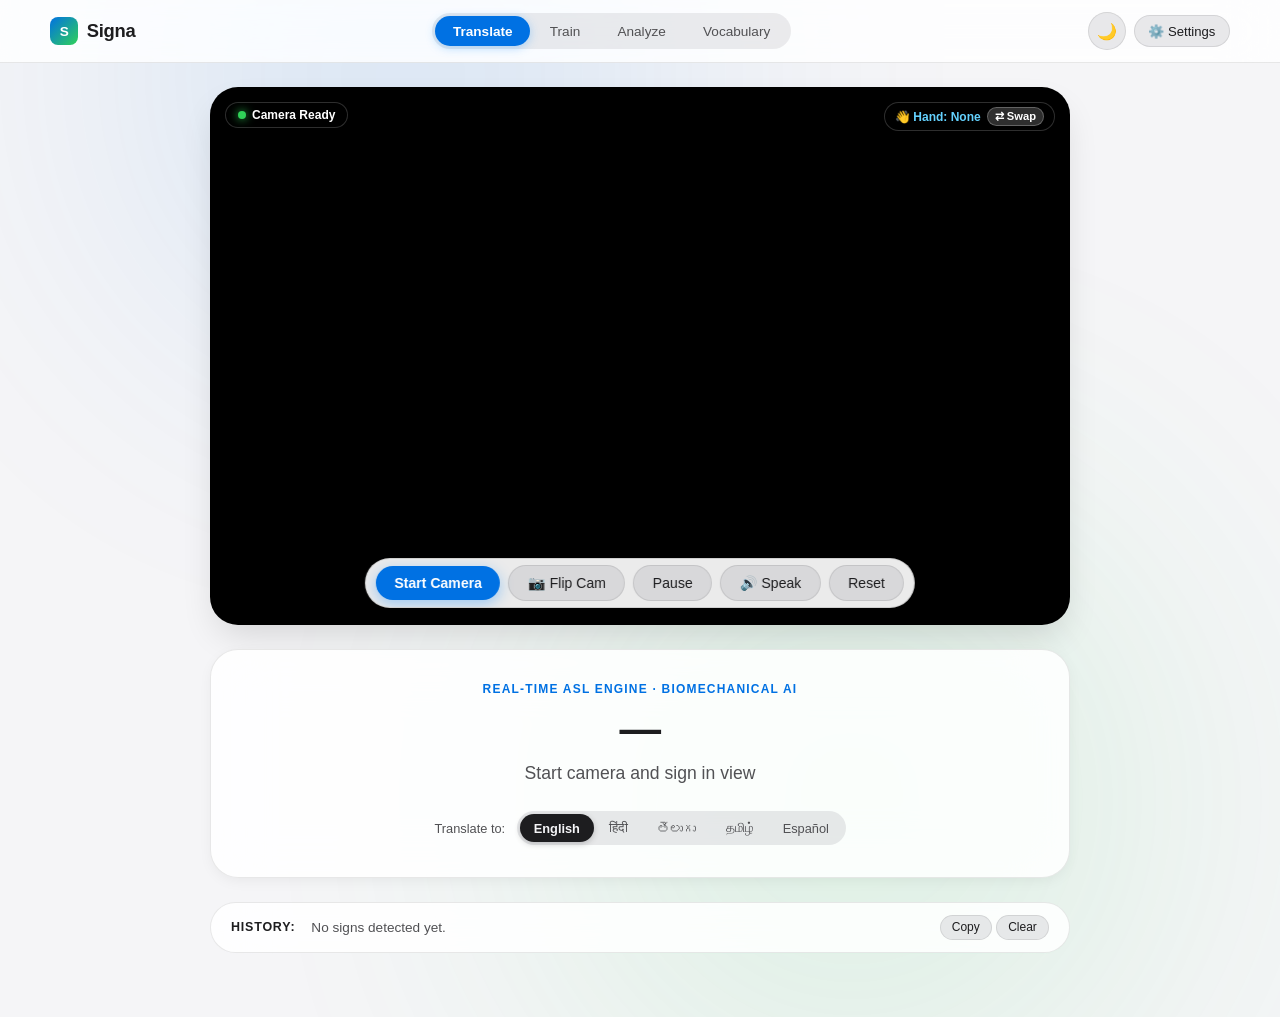
<file: index.html>
<!doctype html>
<html lang="en">
<head>
  <meta charset="utf-8">
  <meta name="viewport" content="width=device-width, initial-scale=1, viewport-fit=cover, maximum-scale=1, user-scalable=no">
  <meta name="theme-color" content="#000000">
  <title>Signa - Real-Time Sign Language Translation</title>
  <link rel="stylesheet" href="style.css">
  <script>
    (function () {
      try {
        let t = localStorage.getItem("signa_theme") || "system";
        if (typeof t === "string" && t.startsWith('"') && t.endsWith('"')) {
          try { t = JSON.parse(t); } catch (_) { t = t.replace(/^"|"$/g, ""); }
        }
        const isLight = t === "light" || (t === "system" && window.matchMedia && window.matchMedia("(prefers-color-scheme: light)").matches);
        if (isLight) document.documentElement.dataset.theme = "light";
        else document.documentElement.removeAttribute("data-theme");
      } catch (e) {}
    })();
  </script>
</head>
<body>
  <div class="ambient-glow ambient-top"></div>
  <div class="ambient-glow ambient-bottom"></div>

  <!-- Apple Navigation Bar -->
  <header class="nav-header">
    <div class="nav-container">
      <a href="index.html" class="nav-brand">
        <div class="nav-logo-mark">S</div>
        <span class="nav-title">Signa</span>
      </a>

      <!-- Navigation Tabs -->
      <nav class="nav-tabs">
        <a href="index.html" class="nav-tab-link active">Translate</a>
        <a href="train.html" class="nav-tab-link">Train</a>
        <a href="analyze.html" class="nav-tab-link">Analyze</a>
        <a href="vocabulary.html" class="nav-tab-link">Vocabulary</a>
      </nav>

      <div class="nav-actions">
        <button id="btnThemeToggle" class="btn-icon" title="Toggle Theme">🌓</button>
        <button id="btnSettingsOpen" class="btn-apple btn-glass" style="padding: 0.45rem 0.85rem; font-size: 0.82rem;">⚙️ Settings</button>
      </div>
    </div>
  </header>

  <!-- Page Main: Pure Minimalist Translation Screen -->
  <main class="page-main">
    
    <!-- Camera Stage Viewport -->
    <div class="translate-stage-wrapper mirror" id="stageContainer">
      <video id="video" playsinline webkit-playsinline muted autoplay></video>
      <canvas id="canvasOverlay"></canvas>

      <!-- Top Status Badge -->
      <div class="camera-badge">
        <span class="pulse-dot" id="pulseDot"></span>
        <span id="cameraStatusText">Camera Ready</span>
      </div>

      <!-- Live Hand Detection Badge with 1-Click Swap Button -->
      <div class="hand-side-badge">
        <span id="handSideLabel">👋 Hand: None</span>
        <button class="btn-flip-hands" id="btnQuickSwapHands" title="Click to swap Left and Right hand if reversed">⇄ Swap</button>
      </div>

      <!-- Floating Glass Bottom Dock (Contrast-Optimized for Dark & Light) -->
      <div class="camera-dock">
        <button id="btnToggleCamera" class="btn-apple btn-primary">Start Camera</button>
        <button id="btnFlipCamera" class="btn-apple btn-glass" title="Switch Front/Rear camera on phones">📷 Flip Cam</button>
        <button id="btnPauseCamera" class="btn-apple btn-glass">Pause</button>
        <button id="btnSpeakNow" class="btn-apple btn-glass">🔊 Speak</button>
        <button id="btnClearCurrent" class="btn-apple btn-glass">Reset</button>
      </div>
    </div>

    <!-- Apple-Style Translation Glass Card -->
    <section class="translate-card">
      <div class="translate-eyebrow" id="engineBadge">Real-Time ASL Engine · Biomechanical AI</div>
      <div class="translate-sentence" id="displaySentence">—</div>
      <div class="translate-subtext" id="displaySubtext">Start camera and sign in view</div>

      <div class="translate-footer">
        <span style="font-size: 0.8rem; color: var(--text-secondary); font-weight: 500;">Translate to:</span>
        <div class="seg-pill-group" id="langSelector">
          <button class="active" data-lang="en">English</button>
          <button data-lang="hi">हिंदी</button>
          <button data-lang="te">తెలుగు</button>
          <button data-lang="ta">தமிழ்</button>
          <button data-lang="es">Español</button>
        </div>
      </div>
    </section>

    <!-- Sentence History Ribbon -->
    <div class="sentence-history-ribbon">
      <span style="font-weight: 600; color: var(--text-primary); font-size: 0.78rem; text-transform: uppercase; letter-spacing: 0.8px;">History:</span>
      <div id="historyText">No signs detected yet.</div>
      <div style="display: flex; gap: 4px;">
        <button class="btn-apple btn-glass" id="btnCopyHistory" style="padding: 0.3rem 0.7rem; font-size: 0.75rem;">Copy</button>
        <button class="btn-apple btn-glass" id="btnClearHistory" style="padding: 0.3rem 0.7rem; font-size: 0.75rem;">Clear</button>
      </div>
    </div>

  </main>

  <!-- Apple Settings Modal Dialog -->
  <dialog class="apple-dialog" id="settingsModal">
    <form method="dialog" id="settingsForm">
      <h2 style="font-size: 1.25rem; font-weight: 600; letter-spacing: -0.3px;">Preferences &amp; Calibration</h2>

      <label>
        Theme Appearance (Auto Syncs with Windows / OS)
        <select class="apple-select" id="cfgThemeSelect">
          <option value="system">Windows / System Default</option>
          <option value="dark">Dark Theme</option>
          <option value="light">Light Theme</option>
        </select>
      </label>

      <label style="flex-direction: row; align-items: center; justify-content: space-between; cursor: pointer; padding: 4px 0;">
        <span>Invert Left &amp; Right Hand Detection</span>
        <input type="checkbox" id="cfgInvertHands">
      </label>

      <label>
        Google Gemini API Key (stored in browser)
        <input class="apple-input" id="cfgKey" type="password" placeholder="AIzaSy..." autocomplete="off">
        <span style="font-size: 0.75rem; color: var(--text-tertiary);">
          Free API key from <a href="https://aistudio.google.com/" target="_blank" rel="noopener" style="color: var(--apple-blue);">Google AI Studio</a>.
        </span>
      </label>

      <label>
        Gemini Vision Model
        <input class="apple-input" id="cfgModel" placeholder="gemini-2.5-flash">
      </label>

      <button type="button" class="btn-apple btn-glass" id="btnVerifyKey" style="width: 100%; justify-content: center;">
        🔍 Test &amp; Find Available Gemini Models
      </button>
      <div id="keyVerificationStatus" style="font-size: 0.75rem; text-align: center;"></div>

      <label>
        Recognition Strictness (1.5 - 3.2, default 2.4)
        <input class="apple-input" id="cfgStrict" type="number" step="0.1" min="1.0" max="3.5" value="2.4">
      </label>

      <label>
        Speech Rate (0.5 - 2.0)
        <input class="apple-input" id="cfgRate" type="number" step="0.1" min="0.5" max="2.0" value="1.0">
      </label>

      <label style="flex-direction: row; align-items: center; gap: 0.75rem; cursor: pointer;">
        <input type="checkbox" id="cfgMute"> Mute Automatic Voice Synthesis
      </label>

      <div style="display: flex; justify-content: flex-end; gap: 0.65rem; margin-top: 1rem;">
        <button value="cancel" class="btn-apple btn-glass">Cancel</button>
        <button value="save" id="btnSaveConfig" class="btn-apple btn-primary">Save Changes</button>
      </div>
    </form>
  </dialog>

  <!-- Core Scripts -->
  <script src="core.js"></script>
  <script src="asl-dictionary.js"></script>
  <script src="asl-dataset.js"></script>
  <script src="grammar.js"></script>
  <script src="app.js"></script>
</body>
</html>
</file>
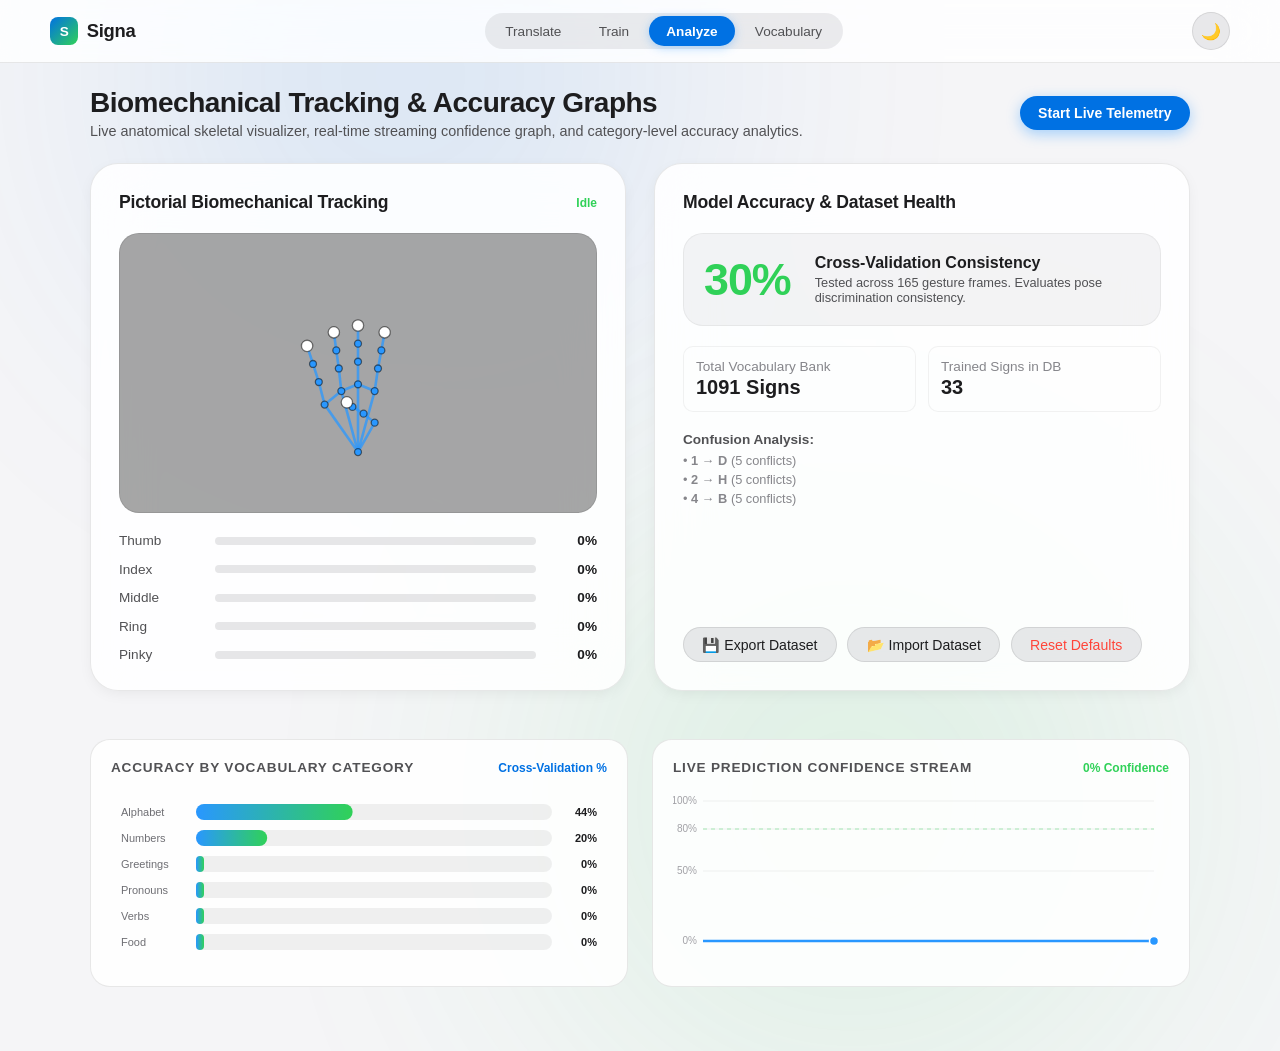
<file: analyze.html>
<!doctype html>
<html lang="en">
<head>
  <meta charset="utf-8">
  <meta name="viewport" content="width=device-width, initial-scale=1, viewport-fit=cover, maximum-scale=1, user-scalable=no">
  <meta name="theme-color" content="#000000">
  <title>Signa - Model Analysis, Pictorial Tracking &amp; Graphs</title>
  <link rel="stylesheet" href="style.css">
  <script>
    (function () {
      try {
        let t = localStorage.getItem("signa_theme") || "system";
        if (typeof t === "string" && t.startsWith('"') && t.endsWith('"')) {
          try { t = JSON.parse(t); } catch (_) { t = t.replace(/^"|"$/g, ""); }
        }
        const isLight = t === "light" || (t === "system" && window.matchMedia && window.matchMedia("(prefers-color-scheme: light)").matches);
        if (isLight) document.documentElement.dataset.theme = "light";
        else document.documentElement.removeAttribute("data-theme");
      } catch (e) {}
    })();
  </script>
</head>
<body>
  <div class="ambient-glow ambient-top"></div>
  <div class="ambient-glow ambient-bottom"></div>

  <!-- Header -->
  <header class="nav-header">
    <div class="nav-container">
      <a href="index.html" class="nav-brand">
        <div class="nav-logo-mark">S</div>
        <span class="nav-title">Signa</span>
      </a>

      <nav class="nav-tabs">
        <a href="index.html" class="nav-tab-link">Translate</a>
        <a href="train.html" class="nav-tab-link">Train</a>
        <a href="analyze.html" class="nav-tab-link active">Analyze</a>
        <a href="vocabulary.html" class="nav-tab-link">Vocabulary</a>
      </nav>

      <div class="nav-actions">
        <button id="btnThemeToggle" class="btn-icon" title="Toggle Theme">🌓</button>
      </div>
    </div>
  </header>

  <main class="page-main">
    <div class="panel-heading">
      <div>
        <h1 style="font-size: 1.75rem; font-weight: 700; letter-spacing: -0.5px;">Biomechanical Tracking &amp; Accuracy Graphs</h1>
        <p style="color: var(--text-secondary); font-size: 0.9rem; margin-top: 4px;">
          Live anatomical skeletal visualizer, real-time streaming confidence graph, and category-level accuracy analytics.
        </p>
      </div>
      <button id="btnToggleAnalyzeCam" class="btn-apple btn-primary">Start Live Telemetry</button>
    </div>

    <!-- Hidden Video element for analysis telemetry -->
    <video id="analyzeVideo" playsinline webkit-playsinline muted autoplay style="position: absolute; width: 1px; height: 1px; opacity: 0; pointer-events: none;"></video>

    <!-- Top Analysis Grid: Pictorial Hand Telemetry + Metrics Ring -->
    <div class="analyze-grid">
      <!-- Left Panel: Pictorial Visualization of Model Tracking -->
      <div class="glass-panel">
        <div class="panel-heading">
          <span class="panel-title">Pictorial Biomechanical Tracking</span>
          <span id="trackingStatusBadge" style="font-size: 0.75rem; font-weight: 600; color: var(--apple-green);">Idle</span>
        </div>

        <!-- Interactive Anatomical Hand Diagram -->
        <div class="hand-visualizer-container">
          <svg id="handSvgVisualizer" viewBox="0 0 400 320" xmlns="http://www.w3.org/2000/svg">
            <defs>
              <filter id="glowEffect" x="-20%" y="-20%" width="140%" height="140%">
                <feGaussianBlur stdDeviation="3" result="blur" />
                <feComposite in="SourceGraphic" in2="blur" operator="over" />
              </filter>
            </defs>
            <g id="svgBonesGroup" stroke="rgba(41, 151, 255, 0.7)" stroke-width="3" stroke-linecap="round"></g>
            <g id="svgJointsGroup"></g>
          </svg>
        </div>

        <!-- 5 Finger Extension Gauges -->
        <div class="finger-gauges-list">
          <div class="finger-row">
            <span class="finger-name">Thumb</span>
            <div class="gauge-track"><div id="gaugeThumb" class="gauge-bar"></div></div>
            <span class="gauge-val" id="valThumb">0%</span>
          </div>
          <div class="finger-row">
            <span class="finger-name">Index</span>
            <div class="gauge-track"><div id="gaugeIndex" class="gauge-bar"></div></div>
            <span class="gauge-val" id="valIndex">0%</span>
          </div>
          <div class="finger-row">
            <span class="finger-name">Middle</span>
            <div class="gauge-track"><div id="gaugeMiddle" class="gauge-bar"></div></div>
            <span class="gauge-val" id="valMiddle">0%</span>
          </div>
          <div class="finger-row">
            <span class="finger-name">Ring</span>
            <div class="gauge-track"><div id="gaugeRing" class="gauge-bar"></div></div>
            <span class="gauge-val" id="valRing">0%</span>
          </div>
          <div class="finger-row">
            <span class="finger-name">Pinky</span>
            <div class="gauge-track"><div id="gaugePinky" class="gauge-bar"></div></div>
            <span class="gauge-val" id="valPinky">0%</span>
          </div>
        </div>
      </div>

      <!-- Right Panel: Dataset Metrics & Health -->
      <div class="glass-panel">
        <div class="panel-heading">
          <span class="panel-title">Model Accuracy &amp; Dataset Health</span>
        </div>

        <!-- Accuracy Ring Card -->
        <div class="metrics-ring-card">
          <div class="ring-stat-large" id="accMetricBig">—</div>
          <div>
            <div style="font-weight: 600; font-size: 1rem;">Cross-Validation Consistency</div>
            <div style="font-size: 0.8rem; color: var(--text-secondary); margin-top: 3px;" id="accMetricDesc">
              Leave-one-out validation measures whether your recorded takes discriminate clearly against other signs.
            </div>
          </div>
        </div>

        <!-- Stats Grid -->
        <div style="display: grid; grid-template-columns: 1fr 1fr; gap: 0.75rem; font-size: 0.85rem;">
          <div style="background: rgba(255,255,255,0.03); padding: 0.75rem; border-radius: var(--radius-sm); border: 1px solid var(--glass-border-subtle);">
            <div style="color: var(--text-tertiary);">Total Vocabulary Bank</div>
            <div style="font-size: 1.25rem; font-weight: 700; margin-top: 2px;" id="statTotalVocab">1,200+ Signs</div>
          </div>
          <div style="background: rgba(255,255,255,0.03); padding: 0.75rem; border-radius: var(--radius-sm); border: 1px solid var(--glass-border-subtle);">
            <div style="color: var(--text-tertiary);">Trained Signs in DB</div>
            <div style="font-size: 1.25rem; font-weight: 700; margin-top: 2px;" id="statTrainedSigns">0</div>
          </div>
        </div>

        <!-- Confused sign pairs -->
        <div>
          <div style="font-size: 0.85rem; font-weight: 600; color: var(--text-secondary); margin-bottom: 0.4rem;">
            Confusion Analysis:
          </div>
          <div id="confusedPairsList" style="font-size: 0.8rem; color: var(--text-tertiary);">
            No conflicting gesture pairs detected.
          </div>
        </div>

        <!-- Actions -->
        <div style="display: flex; gap: 0.65rem; margin-top: auto; flex-wrap: wrap;">
          <button class="btn-apple btn-glass" id="btnExportJson">💾 Export Dataset</button>
          <button class="btn-apple btn-glass" id="btnImportJson">📂 Import Dataset</button>
          <input type="file" id="fileImportInput" accept=".json" hidden>
          <button class="btn-apple btn-glass" id="btnResetToDefaults" style="color: var(--apple-red);">Reset Defaults</button>
        </div>
      </div>
    </div>

    <!-- Accuracy Analytics Graphs Section -->
    <div class="charts-grid">
      <!-- Graph 1: Category Accuracy Bar Chart -->
      <div class="chart-box">
        <div class="panel-heading">
          <span class="chart-title">Accuracy by Vocabulary Category</span>
          <span style="font-size: 0.75rem; color: var(--apple-blue); font-weight: 600;">Cross-Validation %</span>
        </div>
        <canvas class="chart-canvas" id="canvasCategoryChart"></canvas>
      </div>

      <!-- Graph 2: Real-Time Live Confidence Stream Graph -->
      <div class="chart-box">
        <div class="panel-heading">
          <span class="chart-title">Live Prediction Confidence Stream</span>
          <span style="font-size: 0.75rem; color: var(--apple-green); font-weight: 600;" id="liveConfidenceVal">0% Confidence</span>
        </div>
        <canvas class="chart-canvas" id="canvasStreamChart"></canvas>
      </div>
    </div>

  </main>

  <!-- Scripts -->
  <script src="core.js"></script>
  <script src="asl-dictionary.js"></script>
  <script src="asl-dataset.js"></script>
  <script src="analyze-app.js"></script>
</body>
</html>
</file>
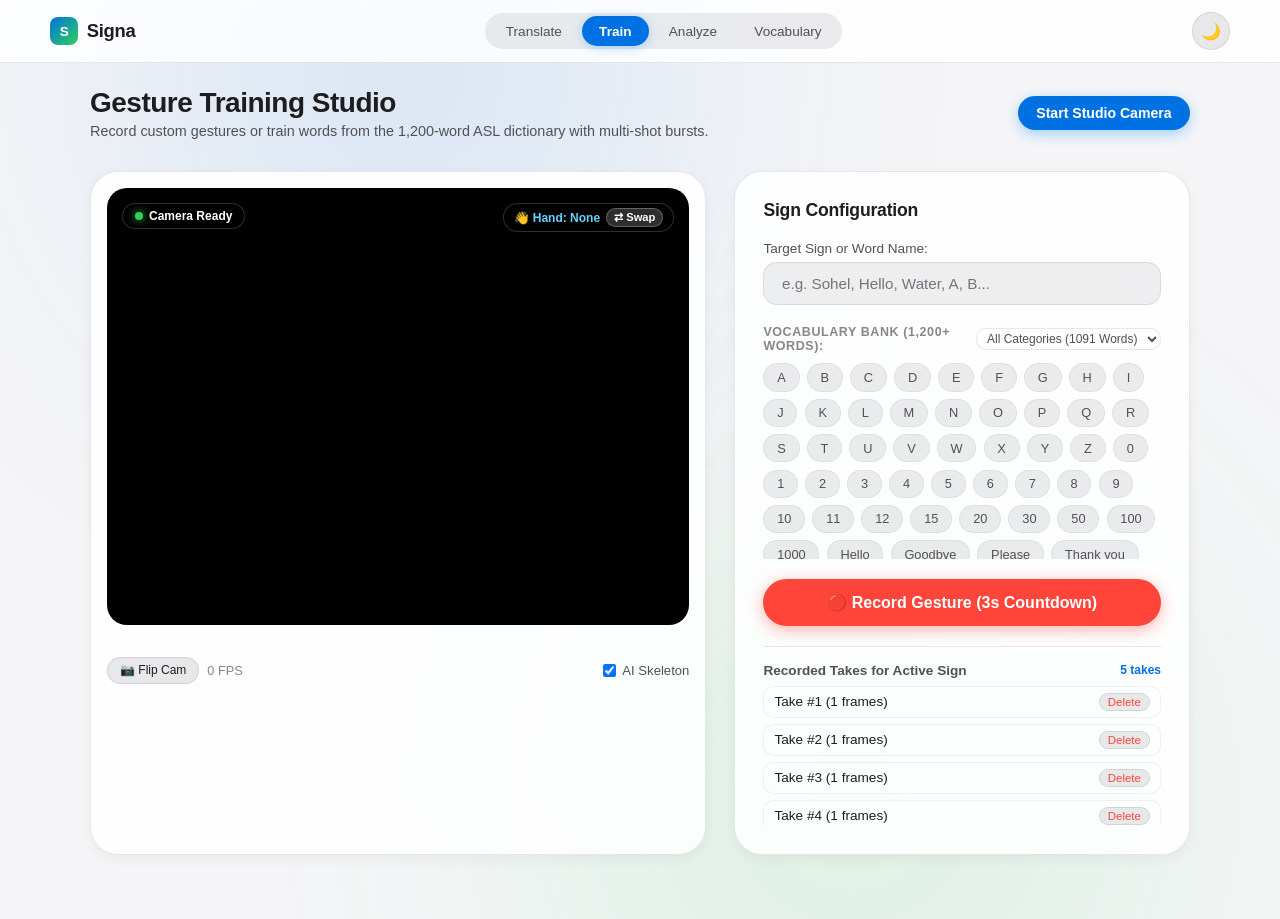
<file: train.html>
<!doctype html>
<html lang="en">
<head>
  <meta charset="utf-8">
  <meta name="viewport" content="width=device-width, initial-scale=1, viewport-fit=cover, maximum-scale=1, user-scalable=no">
  <meta name="theme-color" content="#000000">
  <title>Signa - Train ASL Gesture Models</title>
  <link rel="stylesheet" href="style.css">
  <!-- Immediate theme synchronizer prevents flash -->
  <script>
    (function () {
      try {
        let t = localStorage.getItem("signa_theme") || "system";
        if (typeof t === "string" && t.startsWith('"') && t.endsWith('"')) {
          try { t = JSON.parse(t); } catch (_) { t = t.replace(/^"|"$/g, ""); }
        }
        const isLight = t === "light" || (t === "system" && window.matchMedia && window.matchMedia("(prefers-color-scheme: light)").matches);
        if (isLight) document.documentElement.dataset.theme = "light";
        else document.documentElement.removeAttribute("data-theme");
      } catch (e) {}
    })();
  </script>
</head>
<body>
  <div class="ambient-glow ambient-top"></div>
  <div class="ambient-glow ambient-bottom"></div>

  <!-- Header -->
  <header class="nav-header">
    <div class="nav-container">
      <a href="index.html" class="nav-brand">
        <div class="nav-logo-mark">S</div>
        <span class="nav-title">Signa</span>
      </a>

      <nav class="nav-tabs">
        <a href="index.html" class="nav-tab-link">Translate</a>
        <a href="train.html" class="nav-tab-link active">Train</a>
        <a href="analyze.html" class="nav-tab-link">Analyze</a>
        <a href="vocabulary.html" class="nav-tab-link">Vocabulary</a>
      </nav>

      <div class="nav-actions">
        <button id="btnThemeToggle" class="btn-icon" title="Toggle Theme">🌓</button>
      </div>
    </div>
  </header>

  <!-- Main Training Studio -->
  <main class="page-main">
    <div class="panel-heading" style="margin-bottom: 0.5rem;">
      <div>
        <h1 style="font-size: 1.75rem; font-weight: 700; letter-spacing: -0.5px;">Gesture Training Studio</h1>
        <p style="color: var(--text-secondary); font-size: 0.9rem; margin-top: 4px;">
          Record custom gestures or train words from the 1,200-word ASL dictionary with multi-shot bursts.
        </p>
      </div>
      <button id="btnToggleCamera" class="btn-apple btn-primary">Start Studio Camera</button>
    </div>

    <div class="train-studio-grid">
      <!-- Left Column: Studio Camera Feed -->
      <div class="glass-panel" style="padding: 1rem;">
        <div class="studio-video-box mirror" id="stageContainer">
          <video id="video" playsinline webkit-playsinline muted autoplay></video>
          <canvas id="canvasOverlay"></canvas>
          <!-- Countdown Overlay (Only active during recording) -->
          <div id="countdownOverlay">3</div>

          <div class="camera-badge">
            <span class="pulse-dot" id="pulseDot"></span>
            <span id="cameraStatusText">Camera Ready</span>
          </div>

          <!-- Hand Telemetry Badge with Swap -->
          <div class="hand-side-badge">
            <span id="detectedHandBadge">👋 Hand: None</span>
            <button class="btn-flip-hands" id="btnQuickSwapHands" title="Swap Left/Right hand">⇄ Swap</button>
          </div>
        </div>

        <div style="display: flex; justify-content: space-between; align-items: center; margin-top: 0.75rem; flex-wrap: wrap; gap: 0.5rem;">
          <div style="display: flex; gap: 0.5rem; align-items: center;">
            <button class="btn-apple btn-glass" id="btnFlipCamStudio" style="padding: 0.35rem 0.75rem; font-size: 0.75rem;">📷 Flip Cam</button>
            <span style="font-size: 0.8rem; color: var(--text-tertiary);" id="fpsCount">0 FPS</span>
          </div>
          <div style="display: flex; gap: 1rem; align-items: center;">
            <label style="display: flex; align-items: center; gap: 6px; font-size: 0.82rem; color: var(--text-secondary); cursor: pointer;">
              <input type="checkbox" id="chkSkeleton" checked> AI Skeleton
            </label>
          </div>
        </div>
      </div>

      <!-- Right Column: Training Console -->
      <div class="glass-panel">
        <div class="panel-title">Sign Configuration</div>
        
        <label style="display: flex; flex-direction: column; gap: 6px;">
          <span style="font-size: 0.85rem; color: var(--text-secondary);">Target Sign or Word Name:</span>
          <input class="apple-input" id="trainSignInput" placeholder="e.g. Sohel, Hello, Water, A, B..." maxlength="40">
        </label>

        <!-- Category Filter & 1,200 Word Cloud -->
        <div>
          <div style="display: flex; justify-content: space-between; align-items: center; margin-bottom: 0.4rem;">
            <span style="font-size: 0.78rem; color: var(--text-tertiary); text-transform: uppercase; letter-spacing: 0.6px; font-weight: 600;">
              Vocabulary Bank (1,200+ Words):
            </span>
            <select id="trainCatFilter" style="background: rgba(255,255,255,0.06); color: var(--text-secondary); border: 1px solid var(--glass-border); border-radius: var(--radius-sm); font-size: 0.75rem; padding: 2px 6px;">
              <!-- Populated by train-app.js -->
            </select>
          </div>
          <div class="chip-cloud" id="quickWordChips"></div>
        </div>

        <!-- Record Button -->
        <button class="btn-apple btn-primary" id="btnRecordBurst" style="justify-content: center; padding: 0.85rem; font-size: 1rem; background: var(--apple-red); box-shadow: 0 4px 16px rgba(255, 69, 58, 0.4);">
          🔴 Record Gesture (3s Countdown)
        </button>

        <!-- Recorded Takes for this sign -->
        <div style="border-top: 1px solid var(--glass-border); padding-top: 1rem;">
          <div style="display: flex; justify-content: space-between; align-items: center; margin-bottom: 0.5rem;">
            <span style="font-size: 0.85rem; font-weight: 600; color: var(--text-secondary);">Recorded Takes for Active Sign</span>
            <span style="font-size: 0.75rem; color: var(--apple-blue); font-weight: 600;" id="takeCountBadge">0 takes</span>
          </div>
          <div id="takesList" style="display: flex; flex-direction: column; gap: 6px; max-height: 140px; overflow-y: auto;">
            <div style="font-size: 0.8rem; color: var(--text-tertiary);">No takes recorded yet for this sign. Record 2-3 takes from slightly varied angles for best accuracy.</div>
          </div>
        </div>

      </div>
    </div>
  </main>

  <!-- Core Scripts -->
  <script src="core.js"></script>
  <script src="asl-dictionary.js"></script>
  <script src="asl-dataset.js"></script>
  <script src="grammar.js"></script>
  <script src="train-app.js"></script>
</body>
</html>
</file>
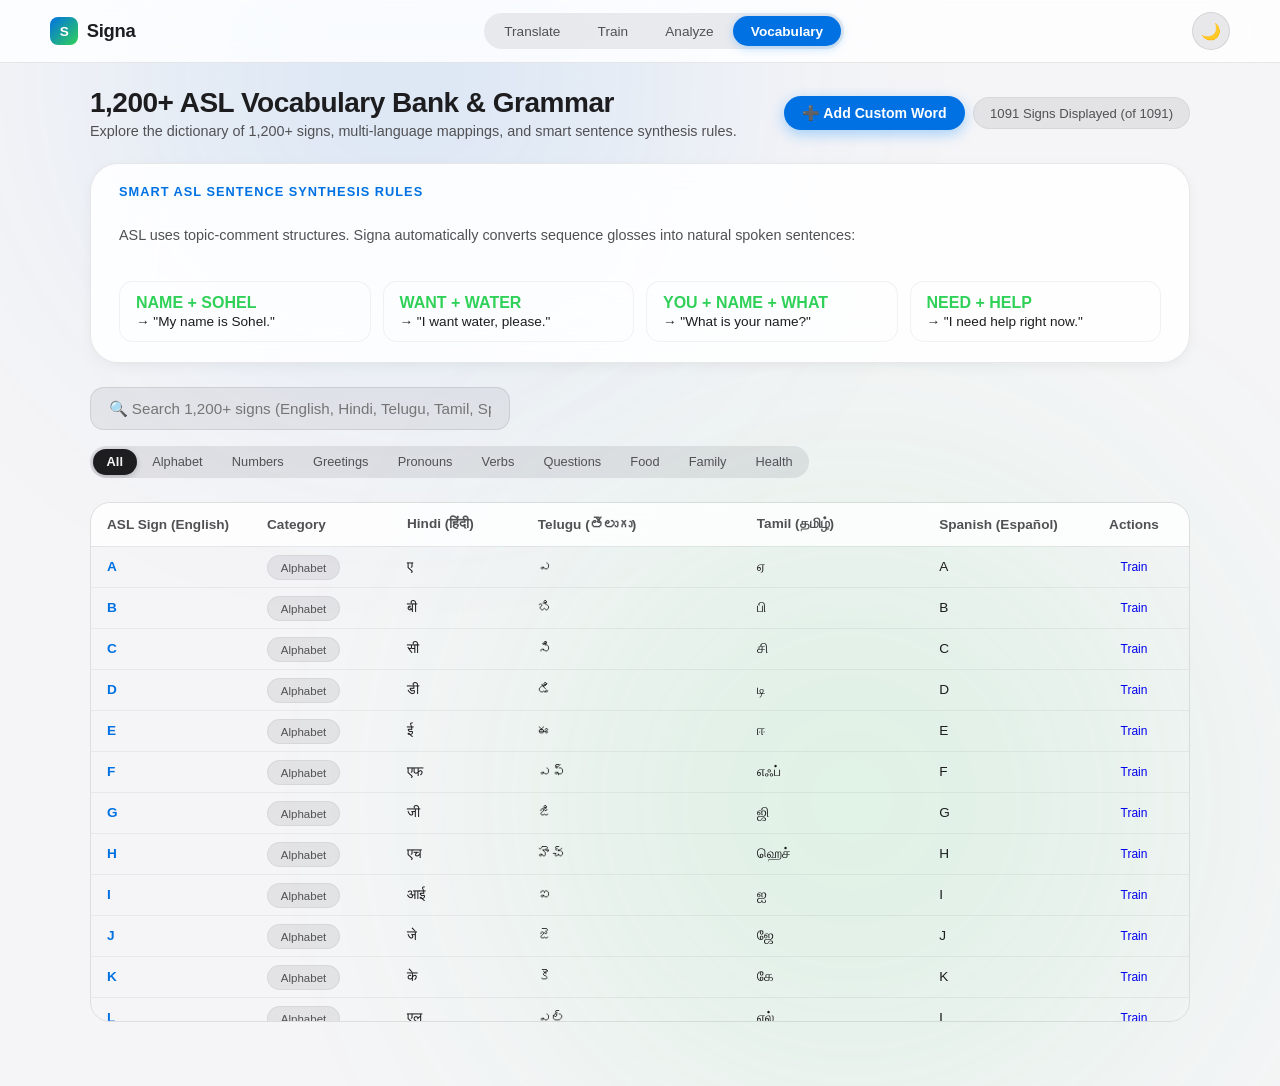
<file: vocabulary.html>
<!doctype html>
<html lang="en">
<head>
  <meta charset="utf-8">
  <meta name="viewport" content="width=device-width, initial-scale=1, viewport-fit=cover, maximum-scale=1, user-scalable=no">
  <meta name="theme-color" content="#000000">
  <title>Signa - 1,200+ ASL Vocabulary Bank &amp; Grammar Rules</title>
  <link rel="stylesheet" href="style.css">
  <script>
    (function () {
      try {
        let t = localStorage.getItem("signa_theme") || "system";
        if (typeof t === "string" && t.startsWith('"') && t.endsWith('"')) {
          try { t = JSON.parse(t); } catch (_) { t = t.replace(/^"|"$/g, ""); }
        }
        const isLight = t === "light" || (t === "system" && window.matchMedia && window.matchMedia("(prefers-color-scheme: light)").matches);
        if (isLight) document.documentElement.dataset.theme = "light";
        else document.documentElement.removeAttribute("data-theme");
      } catch (e) {}
    })();
  </script>
</head>
<body>
  <div class="ambient-glow ambient-top"></div>
  <div class="ambient-glow ambient-bottom"></div>

  <!-- Header -->
  <header class="nav-header">
    <div class="nav-container">
      <a href="index.html" class="nav-brand">
        <div class="nav-logo-mark">S</div>
        <span class="nav-title">Signa</span>
      </a>

      <nav class="nav-tabs">
        <a href="index.html" class="nav-tab-link">Translate</a>
        <a href="train.html" class="nav-tab-link">Train</a>
        <a href="analyze.html" class="nav-tab-link">Analyze</a>
        <a href="vocabulary.html" class="nav-tab-link active">Vocabulary</a>
      </nav>

      <div class="nav-actions">
        <button id="btnThemeToggle" class="btn-icon" title="Toggle Theme">🌓</button>
      </div>
    </div>
  </header>

  <main class="page-main">
    <div class="panel-heading">
      <div>
        <h1 style="font-size: 1.75rem; font-weight: 700; letter-spacing: -0.5px;">1,200+ ASL Vocabulary Bank &amp; Grammar</h1>
        <p style="color: var(--text-secondary); font-size: 0.9rem; margin-top: 4px;">
          Explore the dictionary of 1,200+ signs, multi-language mappings, and smart sentence synthesis rules.
        </p>
      </div>
      <div style="display: flex; gap: 0.5rem; align-items: center; flex-wrap: wrap;">
        <button class="btn-apple btn-primary" id="btnOpenAddSignModal">➕ Add Custom Word</button>
        <span class="apple-chip" style="font-size: 0.82rem; padding: 0.45rem 1rem;" id="totalCountBadge">1,200+ Signs Active</span>
      </div>
    </div>

    <!-- Smart Grammar Rules Banner -->
    <section class="glass-panel" style="padding: 1.25rem 1.75rem;">
      <div style="font-size: 0.8rem; font-weight: 700; text-transform: uppercase; letter-spacing: 1px; color: var(--apple-blue); margin-bottom: 0.4rem;">
        Smart ASL Sentence Synthesis Rules
      </div>
      <p style="font-size: 0.9rem; color: var(--text-secondary); line-height: 1.5;">
        ASL uses topic-comment structures. Signa automatically converts sequence glosses into natural spoken sentences:
      </p>
      <div style="display: grid; grid-template-columns: repeat(auto-fit, minmax(240px, 1fr)); gap: 0.75rem; margin-top: 0.85rem;">
        <div style="background: rgba(255,255,255,0.03); padding: 0.75rem 1rem; border-radius: var(--radius-md); border: 1px solid var(--glass-border-subtle);">
          <span style="color: var(--apple-green); font-weight: 600;">NAME + SOHEL</span>
          <div style="font-size: 0.85rem; color: var(--text-primary); margin-top: 2px;">→ "My name is Sohel."</div>
        </div>
        <div style="background: rgba(255,255,255,0.03); padding: 0.75rem 1rem; border-radius: var(--radius-md); border: 1px solid var(--glass-border-subtle);">
          <span style="color: var(--apple-green); font-weight: 600;">WANT + WATER</span>
          <div style="font-size: 0.85rem; color: var(--text-primary); margin-top: 2px;">→ "I want water, please."</div>
        </div>
        <div style="background: rgba(255,255,255,0.03); padding: 0.75rem 1rem; border-radius: var(--radius-md); border: 1px solid var(--glass-border-subtle);">
          <span style="color: var(--apple-green); font-weight: 600;">YOU + NAME + WHAT</span>
          <div style="font-size: 0.85rem; color: var(--text-primary); margin-top: 2px;">→ "What is your name?"</div>
        </div>
        <div style="background: rgba(255,255,255,0.03); padding: 0.75rem 1rem; border-radius: var(--radius-md); border: 1px solid var(--glass-border-subtle);">
          <span style="color: var(--apple-green); font-weight: 600;">NEED + HELP</span>
          <div style="font-size: 0.85rem; color: var(--text-primary); margin-top: 2px;">→ "I need help right now."</div>
        </div>
      </div>
    </section>

    <!-- Search & Filter Controls -->
    <div style="display: flex; gap: 1rem; align-items: center; flex-wrap: wrap;">
      <input class="apple-input" id="searchVocabInput" placeholder="🔍 Search 1,200+ signs (English, Hindi, Telugu, Tamil, Spanish)..." style="max-width: 420px;">
      <div class="seg-pill-group" id="categoryFilter" style="overflow-x: auto; max-width: 100%;">
        <button class="active" data-cat="all">All</button>
        <button data-cat="Alphabet">Alphabet</button>
        <button data-cat="Numbers">Numbers</button>
        <button data-cat="Greetings">Greetings</button>
        <button data-cat="Pronouns & Names">Pronouns</button>
        <button data-cat="Actions & Verbs">Verbs</button>
        <button data-cat="Questions">Questions</button>
        <button data-cat="Food & Drink">Food</button>
        <button data-cat="Family & People">Family</button>
        <button data-cat="Health & Emergency">Health</button>
      </div>
    </div>

    <!-- 1,200+ Vocabulary Table -->
    <div class="vocab-table-container">
      <table class="apple-table" id="vocabTable">
        <thead>
          <tr>
            <th style="width: 160px;">ASL Sign (English)</th>
            <th style="width: 140px;">Category</th>
            <th>Hindi (हिंदी)</th>
            <th>Telugu (తెలుగు)</th>
            <th>Tamil (தமிழ்)</th>
            <th>Spanish (Español)</th>
            <th style="width: 110px; text-align: center;">Actions</th>
          </tr>
        </thead>
        <tbody id="vocabTableBody">
          <!-- Populated by vocab-app.js -->
        </tbody>
      </table>
    </div>

    <!-- Add Custom Word Modal -->
    <dialog class="apple-dialog" id="addWordModal">
      <form method="dialog" id="formAddWord">
        <h2 style="font-size: 1.25rem; font-weight: 600; letter-spacing: -0.3px;">Add New ASL Sign to Vocabulary</h2>
        
        <label>
          Sign Word (English):
          <input class="apple-input" id="newWordEn" placeholder="e.g. Sohel, College, Water" required>
        </label>

        <label>
          Category:
          <select class="apple-select" id="newWordCat">
            <option value="Pronouns & Names">Pronouns &amp; Names</option>
            <option value="Actions & Verbs">Actions &amp; Verbs</option>
            <option value="Greetings">Greetings</option>
            <option value="Questions">Questions</option>
            <option value="Food & Drink">Food &amp; Drink</option>
            <option value="Family & People">Family &amp; People</option>
            <option value="Health & Emergency">Health &amp; Emergency</option>
            <option value="Places & Travel">Places &amp; Travel</option>
            <option value="School & Work">School &amp; Work</option>
            <option value="Technology & Media">Technology &amp; Media</option>
            <option value="General & Conversational">General &amp; Conversational</option>
          </select>
        </label>

        <div style="display: grid; grid-template-columns: 1fr 1fr; gap: 0.75rem;">
          <label>
            Hindi (हिंदी):
            <input class="apple-input" id="newWordHi" placeholder="वैकल्पिक">
          </label>
          <label>
            Telugu (తెలుగు):
            <input class="apple-input" id="newWordTe" placeholder="ఐచ్ఛికం">
          </label>
          <label>
            Tamil (தமிழ்):
            <input class="apple-input" id="newWordTa" placeholder="விருப்பத்தேர்வு">
          </label>
          <label>
            Spanish (Español):
            <input class="apple-input" id="newWordEs" placeholder="Opcional">
          </label>
        </div>

        <div style="display: flex; justify-content: flex-end; gap: 0.65rem; margin-top: 1rem;">
          <button value="cancel" class="btn-apple btn-glass">Cancel</button>
          <button value="save" id="btnSaveNewWord" class="btn-apple btn-primary">Save to Vocabulary</button>
        </div>
      </form>
    </dialog>

  </main>

  <!-- Scripts -->
  <script src="core.js"></script>
  <script src="asl-dictionary.js"></script>
  <script src="asl-dataset.js"></script>
  <script src="vocab-app.js"></script>
</body>
</html>
</file>
<file: style.css>
/* ==========================================================================
   Signa AI - Apple Design System & Glassmorphic UI (v3.3 - Mobile & Phone Optimized)
   ========================================================================== */

[hidden] {
  display: none !important;
}

:root {
  --font-sans: -apple-system, BlinkMacSystemFont, "SF Pro Display", "SF Pro Text", "Helvetica Neue", sans-serif;
  
  /* Dark Mode Palette (Default) */
  --bg-base: #000000;
  --bg-surface: #0f0f12;
  --glass-bg: rgba(24, 24, 28, 0.72);
  --glass-card: rgba(255, 255, 255, 0.05);
  --glass-card-hover: rgba(255, 255, 255, 0.09);
  --glass-border: rgba(255, 255, 255, 0.12);
  --glass-border-subtle: rgba(255, 255, 255, 0.06);
  --blur: blur(28px) saturate(190%);
  
  --dock-bg: rgba(22, 22, 26, 0.85);
  --dock-border: rgba(255, 255, 255, 0.18);
  
  --text-primary: #f5f5f7;
  --text-secondary: #86868b;
  --text-tertiary: #6e6e73;
  
  /* Apple Accents */
  --apple-blue: #2997ff;
  --apple-blue-hover: #0077ed;
  --apple-green: #30d158;
  --apple-orange: #ff9f0a;
  --apple-red: #ff453a;
  --apple-purple: #bf5af2;
  --apple-teal: #64d2ff;
  
  --radius-full: 9999px;
  --radius-xl: 28px;
  --radius-lg: 20px;
  --radius-md: 14px;
  --radius-sm: 10px;
  
  --shadow-float: 0 20px 48px -12px rgba(0, 0, 0, 0.6);
  --shadow-subtle: 0 8px 24px -6px rgba(0, 0, 0, 0.4);
}

[data-theme="light"] {
  --bg-base: #f5f5f7;
  --bg-surface: #ffffff;
  --glass-bg: rgba(255, 255, 255, 0.82);
  --glass-card: rgba(255, 255, 255, 0.88);
  --glass-card-hover: #ffffff;
  --glass-border: rgba(0, 0, 0, 0.09);
  --glass-border-subtle: rgba(0, 0, 0, 0.05);
  
  --dock-bg: rgba(255, 255, 255, 0.92);
  --dock-border: rgba(0, 0, 0, 0.12);
  
  --text-primary: #1d1d1f;
  --text-secondary: #515154;
  --text-tertiary: #86868b;
  
  --apple-blue: #0071e3;
  --apple-blue-hover: #0077ed;
  --shadow-float: 0 16px 36px -8px rgba(0, 0, 0, 0.14);
  --shadow-subtle: 0 4px 16px -4px rgba(0, 0, 0, 0.08);
}

* {
  box-sizing: border-box;
  margin: 0;
  padding: 0;
  -webkit-font-smoothing: antialiased;
  -webkit-tap-highlight-color: transparent;
}

body {
  font-family: var(--font-sans);
  background-color: var(--bg-base);
  color: var(--text-primary);
  min-height: 100vh;
  display: flex;
  flex-direction: column;
  overflow-x: hidden;
  transition: background-color 0.25s ease, color 0.25s ease;
}

/* Ambient glow */
.ambient-glow {
  position: fixed;
  border-radius: 50%;
  filter: blur(140px);
  pointer-events: none;
  z-index: 0;
  opacity: 0.12;
}
.ambient-top { top: -200px; left: 10%; width: 550px; height: 550px; background: var(--apple-blue); }
.ambient-bottom { bottom: -200px; right: 10%; width: 600px; height: 600px; background: var(--apple-green); }

/* Navigation Bar */
header.nav-header {
  position: sticky;
  top: 0;
  z-index: 100;
  width: 100%;
  background: var(--glass-bg);
  backdrop-filter: var(--blur);
  -webkit-backdrop-filter: var(--blur);
  border-bottom: 1px solid var(--glass-border);
  padding: 0.75rem 1.25rem;
}

.nav-container {
  max-width: 1180px;
  margin: 0 auto;
  display: flex;
  align-items: center;
  justify-content: space-between;
  gap: 0.5rem;
}

.nav-brand {
  display: flex;
  align-items: center;
  gap: 0.55rem;
  text-decoration: none;
  color: var(--text-primary);
}

.nav-logo-mark {
  width: 28px;
  height: 28px;
  background: linear-gradient(135deg, var(--apple-blue), var(--apple-green));
  border-radius: 8px;
  display: flex;
  align-items: center;
  justify-content: center;
  color: #fff;
  font-weight: 700;
  font-size: 0.85rem;
  letter-spacing: -0.5px;
}

.nav-title {
  font-size: 1.15rem;
  font-weight: 600;
  letter-spacing: -0.3px;
}

.nav-tabs {
  display: flex;
  align-items: center;
  background: rgba(120, 120, 128, 0.14);
  padding: 3px;
  border-radius: var(--radius-full);
  gap: 2px;
}

.nav-tab-link {
  text-decoration: none;
  color: var(--text-secondary);
  font-size: 0.85rem;
  font-weight: 500;
  padding: 0.45rem 1.1rem;
  border-radius: var(--radius-full);
  transition: all 0.2s cubic-bezier(0.16, 1, 0.3, 1);
  white-space: nowrap;
}

.nav-tab-link:hover {
  color: var(--text-primary);
}

.nav-tab-link.active {
  background: var(--apple-blue);
  color: #ffffff;
  font-weight: 600;
  box-shadow: 0 2px 10px rgba(41, 151, 255, 0.35);
}

.nav-actions {
  display: flex;
  align-items: center;
  gap: 0.5rem;
}

main.page-main {
  position: relative;
  z-index: 1;
  max-width: 1140px;
  width: 100%;
  margin: 0 auto;
  padding: 1.5rem 1.25rem 4rem 1.25rem;
  flex: 1;
  display: flex;
  flex-direction: column;
  gap: 1.5rem;
}

/* Stage & Camera View */
.translate-stage-wrapper {
  position: relative;
  width: 100%;
  max-width: 860px;
  margin: 0 auto;
  aspect-ratio: 16 / 10;
  border-radius: var(--radius-xl);
  overflow: hidden;
  background: #000000;
  border: 1px solid var(--glass-border);
  box-shadow: var(--shadow-float);
}

#video, #canvasOverlay {
  position: absolute;
  top: 0;
  left: 0;
  width: 100%;
  height: 100%;
  object-fit: cover;
}

.mirror #video, .mirror #canvasOverlay {
  transform: scaleX(-1);
}

#canvasOverlay {
  pointer-events: none;
  z-index: 2;
}

/* Floating Camera Badges */
.camera-badge {
  position: absolute;
  top: 14px;
  left: 14px;
  background: rgba(0, 0, 0, 0.6);
  backdrop-filter: blur(16px);
  -webkit-backdrop-filter: blur(16px);
  border: 1px solid rgba(255, 255, 255, 0.18);
  padding: 5px 12px;
  border-radius: var(--radius-full);
  font-size: 0.75rem;
  font-weight: 600;
  color: #fff;
  display: flex;
  align-items: center;
  gap: 6px;
  z-index: 5;
}

.hand-side-badge {
  position: absolute;
  top: 14px;
  right: 14px;
  background: rgba(0, 0, 0, 0.6);
  backdrop-filter: blur(16px);
  -webkit-backdrop-filter: blur(16px);
  border: 1px solid rgba(255, 255, 255, 0.18);
  padding: 4px 10px;
  border-radius: var(--radius-full);
  font-size: 0.75rem;
  font-weight: 600;
  color: var(--apple-teal);
  display: flex;
  align-items: center;
  gap: 6px;
  z-index: 5;
}

.btn-flip-hands {
  background: rgba(255, 255, 255, 0.18);
  border: 1px solid rgba(255, 255, 255, 0.25);
  color: #ffffff;
  padding: 2px 7px;
  border-radius: var(--radius-full);
  font-size: 0.7rem;
  font-weight: 600;
  cursor: pointer;
  transition: all 0.2s;
}
.btn-flip-hands:hover {
  background: var(--apple-blue);
}

.pulse-dot {
  width: 8px;
  height: 8px;
  border-radius: 50%;
  background: var(--apple-green);
  box-shadow: 0 0 10px var(--apple-green);
}

/* Camera Bottom Dock - Fixed contrast in both Dark and Light themes */
.camera-dock {
  position: absolute;
  bottom: 16px;
  left: 50%;
  transform: translateX(-50%);
  background: var(--dock-bg);
  backdrop-filter: var(--blur);
  -webkit-backdrop-filter: var(--blur);
  border: 1px solid var(--dock-border);
  border-radius: var(--radius-full);
  padding: 6px 10px;
  display: flex;
  align-items: center;
  gap: 8px;
  z-index: 10;
  box-shadow: 0 12px 32px rgba(0, 0, 0, 0.35);
  max-width: 95%;
  overflow-x: auto;
}

/* Countdown Overlay */
#countdownOverlay {
  display: none;
  position: absolute;
  top: 0;
  left: 0;
  width: 100%;
  height: 100%;
  background: rgba(0, 0, 0, 0.68);
  backdrop-filter: blur(12px);
  -webkit-backdrop-filter: blur(12px);
  align-items: center;
  justify-content: center;
  font-size: 6.5rem;
  font-weight: 900;
  color: #fff;
  z-index: 25;
  pointer-events: none;
}
#countdownOverlay.active {
  display: flex !important;
}

/* Apple Style Buttons */
button.btn-apple {
  border: none;
  font-family: inherit;
  font-size: 0.88rem;
  font-weight: 500;
  padding: 0.55rem 1.15rem;
  border-radius: var(--radius-full);
  cursor: pointer;
  display: inline-flex;
  align-items: center;
  gap: 6px;
  transition: all 0.2s cubic-bezier(0.16, 1, 0.3, 1);
  white-space: nowrap;
}

button.btn-primary {
  background: var(--apple-blue);
  color: #ffffff;
  font-weight: 600;
  box-shadow: 0 4px 14px rgba(41, 151, 255, 0.4);
}
button.btn-primary:hover {
  background: var(--apple-blue-hover);
  transform: scale(1.02);
}
button.btn-primary.stop {
  background: var(--apple-red);
  box-shadow: 0 4px 14px rgba(255, 69, 58, 0.4);
}

button.btn-glass {
  background: rgba(120, 120, 128, 0.16);
  color: var(--text-primary);
  border: 1px solid var(--glass-border);
}
button.btn-glass:hover {
  background: rgba(120, 120, 128, 0.28);
  transform: scale(1.02);
}

button.btn-icon {
  width: 38px;
  height: 38px;
  padding: 0;
  border-radius: 50%;
  display: inline-flex;
  align-items: center;
  justify-content: center;
  background: rgba(120, 120, 128, 0.16);
  border: 1px solid var(--glass-border);
  color: var(--text-primary);
  cursor: pointer;
  transition: all 0.2s;
  font-size: 1rem;
}
button.btn-icon:hover {
  background: rgba(120, 120, 128, 0.26);
}

/* Translation Glass Card */
.translate-card {
  max-width: 860px;
  width: 100%;
  margin: 0 auto;
  background: var(--glass-card);
  backdrop-filter: var(--blur);
  -webkit-backdrop-filter: var(--blur);
  border: 1px solid var(--glass-border);
  border-radius: var(--radius-xl);
  padding: 2rem 1.75rem;
  text-align: center;
  box-shadow: var(--shadow-subtle);
}

.translate-eyebrow {
  font-size: 0.75rem;
  font-weight: 600;
  text-transform: uppercase;
  letter-spacing: 1.2px;
  color: var(--apple-blue);
  margin-bottom: 0.5rem;
}

.translate-sentence {
  font-size: 2.6rem;
  font-weight: 700;
  letter-spacing: -0.6px;
  color: var(--text-primary);
  line-height: 1.2;
  margin-bottom: 0.5rem;
  min-height: 3.2rem;
  display: flex;
  align-items: center;
  justify-content: center;
}

.translate-subtext {
  font-size: 1.1rem;
  color: var(--text-secondary);
  min-height: 1.8rem;
  font-weight: 400;
}

.translate-footer {
  margin-top: 1.25rem;
  display: flex;
  justify-content: center;
  align-items: center;
  gap: 0.75rem;
  flex-wrap: wrap;
}

.seg-pill-group {
  display: inline-flex;
  background: rgba(120, 120, 128, 0.16);
  padding: 3px;
  border-radius: var(--radius-full);
  gap: 2px;
}
.seg-pill-group button {
  background: transparent;
  border: none;
  font-family: inherit;
  font-size: 0.8rem;
  font-weight: 500;
  color: var(--text-secondary);
  padding: 0.35rem 0.85rem;
  border-radius: var(--radius-full);
  cursor: pointer;
  transition: all 0.2s;
  white-space: nowrap;
}
.seg-pill-group button.active {
  background: var(--text-primary);
  color: var(--bg-base);
  font-weight: 600;
  box-shadow: 0 2px 6px rgba(0, 0, 0, 0.2);
}

.sentence-history-ribbon {
  max-width: 860px;
  width: 100%;
  margin: 0 auto;
  display: flex;
  align-items: center;
  justify-content: space-between;
  gap: 1rem;
  padding: 0.75rem 1.25rem;
  background: var(--glass-card);
  backdrop-filter: var(--blur);
  border: 1px solid var(--glass-border);
  border-radius: var(--radius-full);
  font-size: 0.85rem;
  color: var(--text-secondary);
}

#historyText {
  overflow: hidden;
  white-space: nowrap;
  text-overflow: ellipsis;
  flex: 1;
}

/* Glass Panels */
.glass-panel {
  background: var(--glass-card);
  backdrop-filter: var(--blur);
  -webkit-backdrop-filter: var(--blur);
  border: 1px solid var(--glass-border);
  border-radius: var(--radius-xl);
  padding: 1.75rem;
  box-shadow: var(--shadow-subtle);
  display: flex;
  flex-direction: column;
  gap: 1.25rem;
}

.panel-heading {
  display: flex;
  justify-content: space-between;
  align-items: center;
  flex-wrap: wrap;
  gap: 0.5rem;
}
.panel-title {
  font-size: 1.1rem;
  font-weight: 600;
  letter-spacing: -0.2px;
}

/* Training Studio Layout */
.train-studio-grid {
  display: grid;
  grid-template-columns: 1.15fr 0.85fr;
  gap: 1.75rem;
}

.studio-video-box {
  position: relative;
  width: 100%;
  aspect-ratio: 4 / 3;
  border-radius: var(--radius-lg);
  overflow: hidden;
  background: #000;
  border: 1px solid var(--glass-border);
}

.apple-input, .apple-select {
  width: 100%;
  background: rgba(120, 120, 128, 0.12);
  border: 1px solid var(--glass-border);
  color: var(--text-primary);
  font-family: inherit;
  font-size: 0.95rem;
  padding: 0.75rem 1.1rem;
  border-radius: var(--radius-md);
  outline: none;
  transition: all 0.2s;
}
.apple-input:focus, .apple-select:focus {
  border-color: var(--apple-blue);
  background: rgba(120, 120, 128, 0.2);
  box-shadow: 0 0 0 3px rgba(41, 151, 255, 0.25);
}

.chip-cloud {
  display: flex;
  flex-wrap: wrap;
  gap: 0.45rem;
  max-height: 200px;
  overflow-y: auto;
  padding: 0.25rem 0;
}
.apple-chip {
  background: rgba(120, 120, 128, 0.14);
  border: 1px solid var(--glass-border-subtle);
  color: var(--text-secondary);
  font-size: 0.8rem;
  font-weight: 500;
  padding: 0.35rem 0.8rem;
  border-radius: var(--radius-full);
  cursor: pointer;
  transition: all 0.2s;
}
.apple-chip:hover, .apple-chip.selected {
  background: var(--apple-blue);
  color: #fff;
  border-color: var(--apple-blue);
}

/* Analyze Page Grid */
.analyze-grid {
  display: grid;
  grid-template-columns: 1fr 1fr;
  gap: 1.75rem;
}

.hand-visualizer-container {
  position: relative;
  width: 100%;
  height: 280px;
  background: rgba(0, 0, 0, 0.35);
  border-radius: var(--radius-lg);
  border: 1px solid var(--glass-border);
  overflow: hidden;
  display: flex;
  align-items: center;
  justify-content: center;
}

#handSvgVisualizer {
  width: 100%;
  height: 100%;
}

.finger-gauges-list {
  display: flex;
  flex-direction: column;
  gap: 0.85rem;
}

.finger-row {
  display: flex;
  align-items: center;
  justify-content: space-between;
  gap: 1rem;
  font-size: 0.85rem;
}

.finger-name {
  width: 80px;
  font-weight: 500;
  color: var(--text-secondary);
}

.gauge-track {
  flex: 1;
  height: 8px;
  background: rgba(120, 120, 128, 0.18);
  border-radius: var(--radius-full);
  overflow: hidden;
}

.gauge-bar {
  height: 100%;
  background: linear-gradient(90deg, var(--apple-blue), var(--apple-green));
  border-radius: var(--radius-full);
  width: 0%;
  transition: width 0.15s ease-out;
}

.gauge-val {
  width: 45px;
  text-align: right;
  font-weight: 600;
  font-variant-numeric: tabular-nums;
  color: var(--text-primary);
}

.metrics-ring-card {
  display: flex;
  align-items: center;
  gap: 1.5rem;
  background: rgba(120, 120, 128, 0.08);
  padding: 1.25rem;
  border-radius: var(--radius-lg);
  border: 1px solid var(--glass-border-subtle);
}

.ring-stat-large {
  font-size: 2.8rem;
  font-weight: 800;
  letter-spacing: -1px;
  color: var(--apple-green);
  line-height: 1;
}

/* Charts & Graphs Container */
.charts-grid {
  display: grid;
  grid-template-columns: 1fr 1fr;
  gap: 1.5rem;
  margin-top: 1.5rem;
}

.chart-box {
  background: var(--glass-card);
  border-radius: var(--radius-lg);
  border: 1px solid var(--glass-border);
  padding: 1.25rem;
  display: flex;
  flex-direction: column;
  gap: 0.65rem;
}

.chart-title {
  font-size: 0.85rem;
  font-weight: 600;
  color: var(--text-secondary);
  text-transform: uppercase;
  letter-spacing: 0.8px;
}

.chart-canvas {
  width: 100%;
  height: 180px;
}

/* Vocabulary Table */
.vocab-table-container {
  width: 100%;
  max-height: 520px;
  overflow-y: auto;
  border-radius: var(--radius-lg);
  border: 1px solid var(--glass-border);
}

.apple-table {
  width: 100%;
  border-collapse: collapse;
  text-align: left;
  font-size: 0.85rem;
}
.apple-table th {
  position: sticky;
  top: 0;
  background: var(--glass-bg);
  backdrop-filter: var(--blur);
  padding: 0.85rem 1rem;
  color: var(--text-secondary);
  font-weight: 600;
  border-bottom: 1px solid var(--glass-border);
  z-index: 2;
}
.apple-table td {
  padding: 0.75rem 1rem;
  border-bottom: 1px solid var(--glass-border-subtle);
  color: var(--text-primary);
}
.apple-table tr:hover {
  background: rgba(120, 120, 128, 0.08);
}

/* Dialog */
dialog.apple-dialog {
  margin: auto;
  background: var(--glass-bg);
  backdrop-filter: blur(36px) saturate(200%);
  -webkit-backdrop-filter: blur(36px) saturate(200%);
  border: 1px solid var(--glass-border);
  border-radius: var(--radius-xl);
  color: var(--text-primary);
  padding: 2rem;
  max-width: 520px;
  width: 90%;
  box-shadow: 0 24px 60px rgba(0, 0, 0, 0.75);
}
dialog.apple-dialog::backdrop {
  background: rgba(0, 0, 0, 0.65);
  backdrop-filter: blur(6px);
}
dialog.apple-dialog form {
  display: flex;
  flex-direction: column;
  gap: 1.15rem;
}
dialog.apple-dialog label {
  display: flex;
  flex-direction: column;
  gap: 0.4rem;
  font-size: 0.85rem;
  color: var(--text-secondary);
}

/* ==========================================================================
   Mobile & Phone Responsiveness (@media max-width: 768px & max-width: 480px)
   Engineered for Phone Users (Touch, Compact Viewports, Safe-Area Insets)
   ========================================================================== */
@media (max-width: 768px) {
  header.nav-header {
    padding: max(0.5rem, env(safe-area-inset-top)) max(0.75rem, env(safe-area-inset-right)) 0.5rem max(0.75rem, env(safe-area-inset-left));
  }
  .nav-container {
    flex-wrap: wrap;
    row-gap: 0.5rem;
  }
  .nav-brand {
    gap: 0.45rem;
  }
  .nav-logo-mark {
    width: 26px;
    height: 26px;
    font-size: 0.8rem;
  }
  .nav-title {
    font-size: 1.05rem;
  }
  .nav-tabs {
    order: 3;
    width: 100%;
    margin-top: 0.25rem;
    display: flex;
    justify-content: space-between;
    gap: 2px;
    padding: 3px;
  }
  .nav-tab-link {
    flex: 1 1 0;
    text-align: center;
    padding: 0.4rem 0.35rem;
    font-size: 0.78rem;
    border-radius: var(--radius-full);
  }

  main.page-main {
    padding: 0.85rem max(0.75rem, env(safe-area-inset-right)) max(3.5rem, calc(2rem + env(safe-area-inset-bottom))) max(0.75rem, env(safe-area-inset-left));
    gap: 1rem;
    max-width: 100vw;
  }

  /* Stage & Camera View - Phone Optimized */
  .translate-stage-wrapper {
    aspect-ratio: 4 / 5;
    max-height: 52vh;
    border-radius: var(--radius-lg);
  }

  .camera-dock {
    bottom: 10px;
    padding: 4px 6px;
    gap: 4px;
    max-width: calc(100% - 16px);
    overflow-x: auto;
    -webkit-overflow-scrolling: touch;
    scrollbar-width: none;
  }
  .camera-dock::-webkit-scrollbar {
    display: none;
  }

  button.btn-apple {
    padding: 0.45rem 0.75rem;
    font-size: 0.8rem;
    min-height: 36px;
  }

  .camera-badge {
    top: 10px;
    left: 10px;
    padding: 3px 9px;
    font-size: 0.72rem;
  }
  .hand-side-badge {
    top: 10px;
    right: 10px;
    padding: 3px 8px;
    font-size: 0.72rem;
  }
  .btn-flip-hands {
    padding: 1px 6px;
    font-size: 0.65rem;
  }

  .translate-card {
    padding: 1.25rem 0.9rem;
    border-radius: var(--radius-lg);
  }
  .translate-sentence {
    font-size: clamp(1.4rem, 6.5vw, 2.2rem);
    min-height: 2.4rem;
  }
  .translate-subtext {
    font-size: 0.9rem;
    min-height: 1.4rem;
  }
  .translate-footer {
    margin-top: 1rem;
    flex-direction: column;
    gap: 0.5rem;
  }
  .seg-pill-group {
    max-width: 100%;
    overflow-x: auto;
    -webkit-overflow-scrolling: touch;
    scrollbar-width: none;
  }
  .seg-pill-group::-webkit-scrollbar {
    display: none;
  }
  .seg-pill-group button {
    padding: 0.35rem 0.65rem;
    font-size: 0.75rem;
  }

  .sentence-history-ribbon {
    flex-direction: column;
    align-items: stretch;
    border-radius: var(--radius-lg);
    padding: 0.75rem 1rem;
    gap: 0.5rem;
  }
  #historyText {
    white-space: normal;
    font-size: 0.8rem;
    line-height: 1.4;
  }

  /* Training Studio Responsive */
  .train-studio-grid,
  .analyze-grid,
  .charts-grid {
    grid-template-columns: 1fr;
    gap: 1.15rem;
  }

  .studio-video-box {
    aspect-ratio: 4 / 3;
    max-height: 42vh;
    border-radius: var(--radius-md);
  }

  #countdownOverlay {
    font-size: 4.5rem;
  }

  .chip-cloud {
    max-height: 140px;
  }
  .apple-chip {
    padding: 0.35rem 0.7rem;
    font-size: 0.78rem;
  }

  /* Biomechanical Analytics Responsive */
  .hand-visualizer-container {
    height: 220px;
  }
  .finger-row {
    font-size: 0.8rem;
    gap: 0.5rem;
  }
  .finger-name {
    width: 55px;
    font-size: 0.78rem;
  }
  .gauge-val {
    width: 36px;
    font-size: 0.78rem;
  }
  .metrics-ring-card {
    gap: 1rem;
    padding: 1rem;
  }
  .ring-stat-large {
    font-size: 2.2rem;
  }

  /* Vocabulary Table Responsive */
  .vocab-table-container {
    width: 100%;
    overflow-x: auto;
    -webkit-overflow-scrolling: touch;
  }
  .apple-table {
    min-width: 580px;
  }
  .apple-table th, .apple-table td {
    padding: 0.55rem 0.65rem;
    font-size: 0.78rem;
  }

  dialog.apple-dialog {
    width: 92%;
    max-width: 460px;
    padding: 1.25rem;
    max-height: 85vh;
    overflow-y: auto;
  }
}

/* Extra Compact for Narrow Mobile Phones (< 420px) */
@media (max-width: 420px) {
  .nav-tab-link {
    font-size: 0.72rem;
    padding: 0.35rem 0.2rem;
  }
  .camera-badge, .hand-side-badge {
    font-size: 0.68rem;
    padding: 2px 6px;
  }
  .camera-dock button.btn-apple {
    padding: 0.35rem 0.55rem;
    font-size: 0.75rem;
  }
  .translate-sentence {
    font-size: 1.5rem;
  }
}

/* Touch active feedback for mobile phone tactile responsiveness */
@media (hover: none) and (pointer: coarse) {
  button.btn-apple:active,
  button.btn-icon:active,
  .apple-chip:active,
  .seg-pill-group button:active {
    transform: scale(0.96);
    opacity: 0.9;
  }
}
</file>
